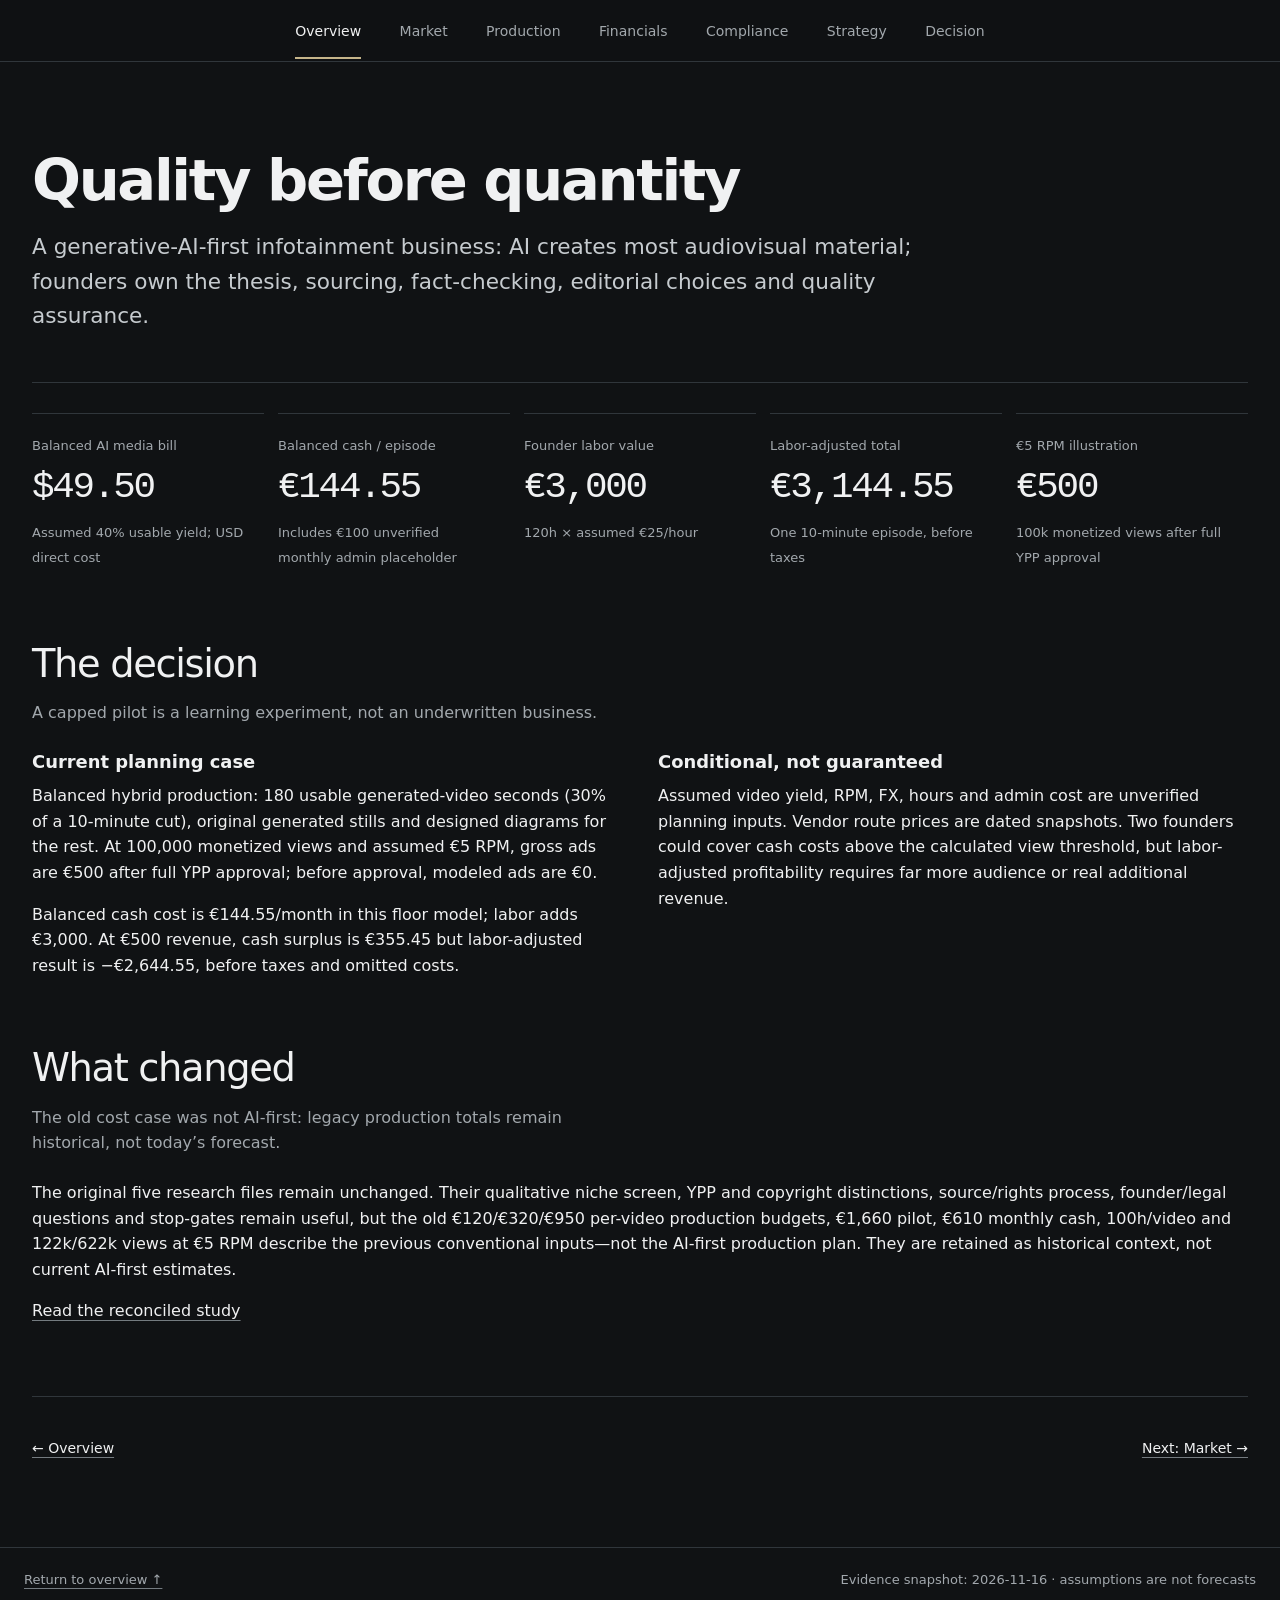
<file: index.html>
<!doctype html>
<html lang="en"><head><meta charset="utf-8"><meta name="viewport" content="width=device-width,initial-scale=1"><meta name="theme-color" content="#101214"><meta name="description" content="AI-first YouTube infotainment feasibility report"><title>AI Video Monetization Plan 2027</title><link rel="stylesheet" href="./business-report/styles.css"><link rel="stylesheet" href="./business-report/responsive.css"><script defer src="./business-report/data.js"></script><script defer src="./business-report/ai-first.js"></script></head><body><a class="skip" href="#main">Skip to report</a><header class="topbar"><button class="menu-toggle" aria-expanded="false" aria-controls="primary-nav">Sections</button><nav id="primary-nav" aria-label="Report sections"><div id="nav-links"></div></nav></header><main id="main" tabindex="-1"><div id="app" aria-live="polite"></div></main><footer class="site-footer"><a href="#overview">Return to overview ↑</a><span>Evidence snapshot: 2026-11-16 · assumptions are not forecasts</span></footer></body></html>
</file>
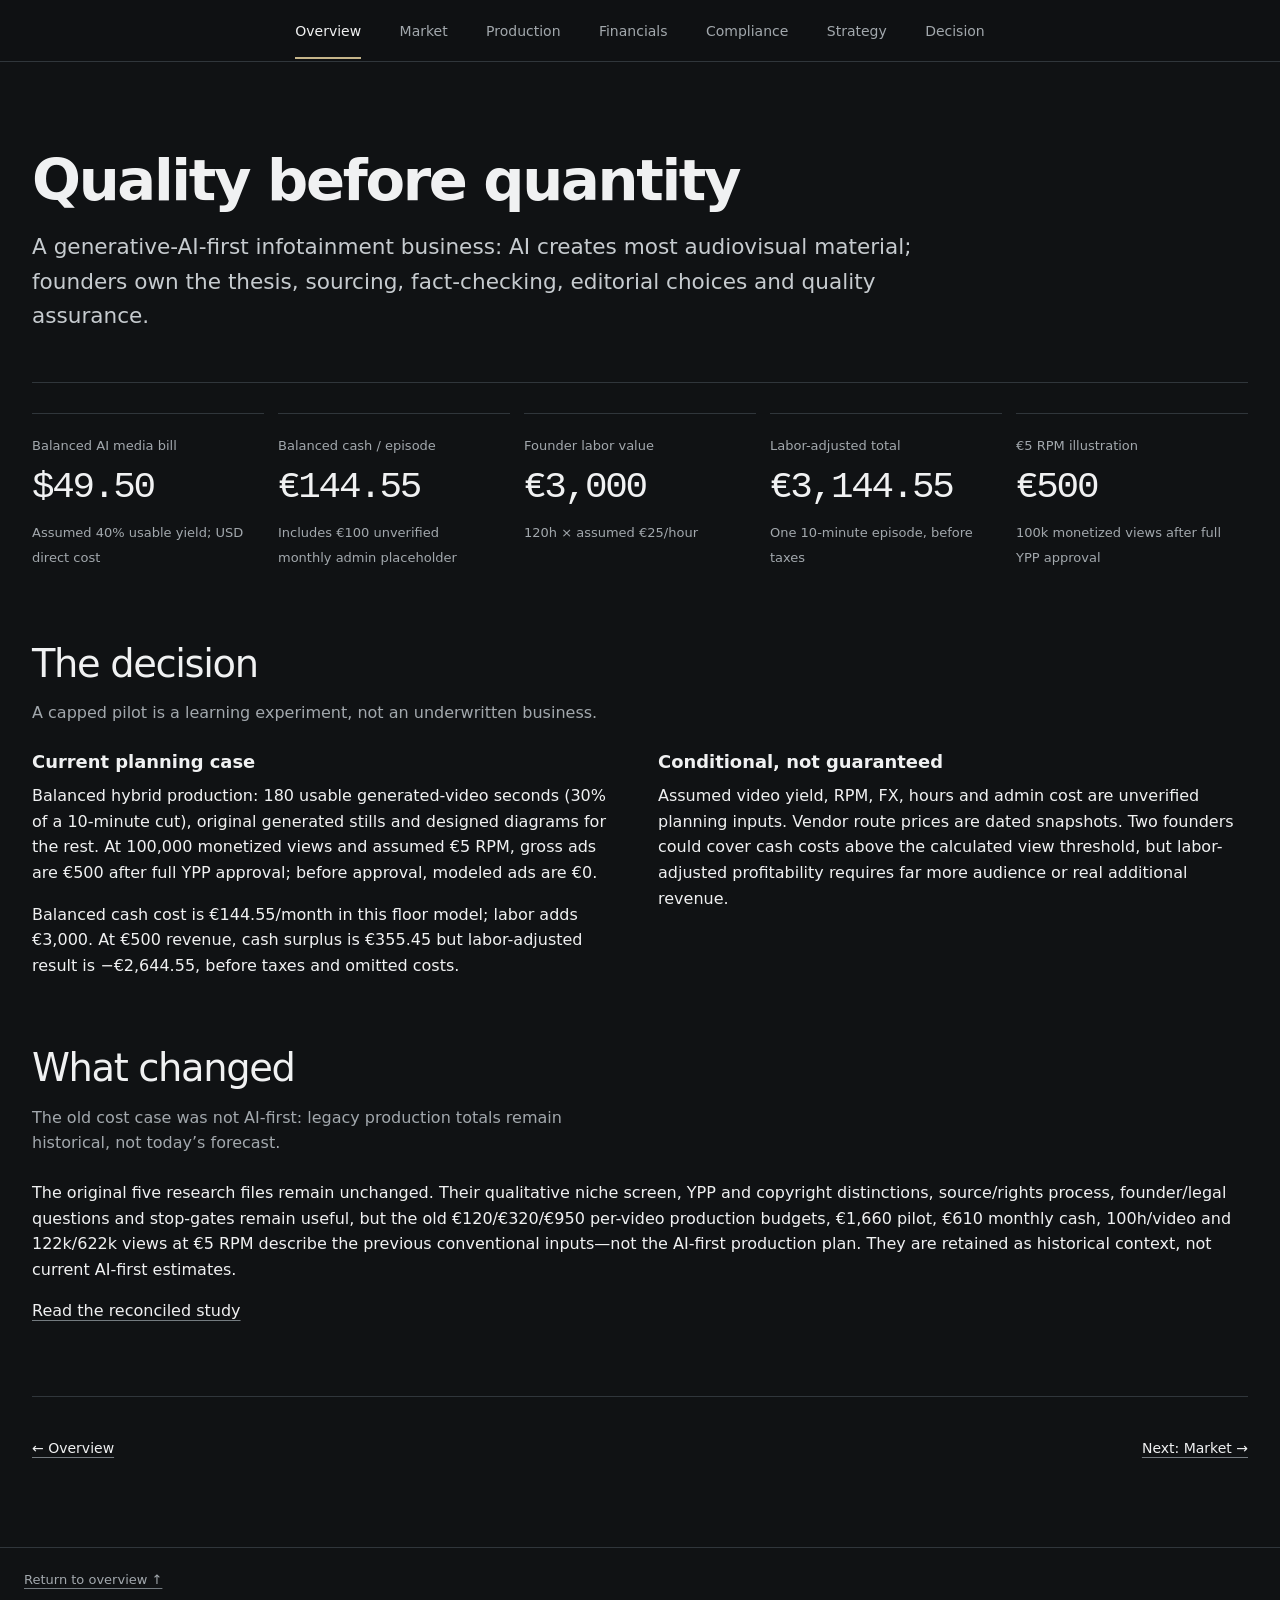
<file: business-report/index.html>
<!doctype html>
<html lang="en">
<head>
  <meta charset="utf-8"><meta name="viewport" content="width=device-width,initial-scale=1">
  <meta name="theme-color" content="#101214"><meta name="description" content="A research-led interactive report on a genuinely generative-AI-first YouTube infotainment business.">
  <title>AI Video Monetization Plan 2027</title><link rel="stylesheet" href="styles.css"><link rel="stylesheet" href="responsive.css">
  <script src="data.js" defer></script><script src="ai-first.js" defer></script>
</head>
<body>
  <a class="skip" href="#main">Skip to report</a>
  <header class="topbar"><button class="menu-toggle" aria-expanded="false" aria-controls="primary-nav">Sections</button>
    <nav id="primary-nav" aria-label="Report sections"><div id="nav-links"></div></nav>
  </header>
  <main id="main" tabindex="-1"><div id="app" aria-live="polite"></div><div hidden aria-hidden="true"><span id="overview"></span><span id="market"></span><span id="production"></span><span id="financials"></span><span id="compliance"></span><span id="strategy"></span><span id="decision"></span></div></main>
  <footer class="site-footer"><a href="#overview">Return to overview ↑</a></footer>
</body>
</html>
</file>
<file: business-report/styles.css>
:root{color-scheme:dark;--bg:#101214;--surface:#191c1f;--surface2:#22262a;--text:#f0f1f2;--muted:#a2a8ad;--line:#30363b;--accent:#c5b58a;--green:#8db5a0;--red:#d58d83;--blue:#91a9bc;--max:1320px;--sans:Inter,ui-sans-serif,system-ui,-apple-system,"Segoe UI",sans-serif;--mono:ui-monospace,"SFMono-Regular",Consolas,monospace}*{box-sizing:border-box}html{scroll-behavior:smooth}body{margin:0;background:var(--bg);color:var(--text);font:16px/1.6 var(--sans);font-feature-settings:"tnum" 1,"ss01" 1}a{color:inherit;text-decoration-color:#747b80;text-underline-offset:4px}a:hover{color:var(--accent)}button,input,select{font:inherit}button,a,input,select{accent-color:var(--accent)}button{color:inherit}.skip{position:absolute;left:-999px;top:8px}.skip:focus{left:8px;z-index:20;background:var(--surface);padding:10px}.topbar{height:auto;min-height:62px;border-bottom:1px solid var(--line);position:sticky;top:0;background:#101214f2;backdrop-filter:blur(12px);z-index:10;display:flex;justify-content:center;align-items:center}.topbar nav{width:100%;max-width:var(--max);padding:0 28px}.menu-toggle{display:none}#nav-links{display:flex;justify-content:center;gap:clamp(14px,3vw,40px)}.page-head{display:grid;grid-template-columns:minmax(0,1fr);gap:18px;align-items:start;padding:24px 0 32px;border-bottom:1px solid var(--line)}h1{font-size:clamp(2.25rem,4.5vw,4rem);line-height:1.08;letter-spacing:-.04em;font-weight:560;max-width:900px;margin:8px 0 18px}h2{font-size:clamp(1.65rem,3vw,2.45rem);line-height:1.16;letter-spacing:-.035em;font-weight:520;margin:0 0 14px}h3{font-size:1.12rem;line-height:1.3;margin:0 0 10px;font-weight:560}p{margin:0 0 16px}.lead{font-size:clamp(1.08rem,1.7vw,1.35rem);color:#c6cbcf;max-width:68ch}.muted,.note{color:var(--muted)}.eyeline{font-size:12px;color:var(--accent);margin:0 0 8px}.page-side{border-left:1px solid var(--line);padding:4px 0 4px 24px;color:var(--muted);font-size:14px}.section{padding:52px 0 4px}.section-head{display:flex;justify-content:space-between;gap:24px;align-items:end;margin:0 0 24px}.section-head p{max-width:58ch;color:var(--muted);margin:0}#nav-links a{text-decoration:none;color:var(--muted);padding:18px 0 15px;border-bottom:2px solid transparent;font-size:14px}#nav-links a[aria-current=page]{color:var(--text);border-color:var(--accent)}main{max-width:var(--max);margin:auto;padding:56px 32px 88px;min-height:78vh}.grid{display:grid;gap:14px}.kpis{grid-template-columns:repeat(5,minmax(0,1fr));margin-top:30px}.metric,.panel{border-top:1px solid var(--line);padding:18px 16px 20px 0}.metric strong{display:block;font:500 clamp(1.65rem,3vw,2.35rem)/1.2 var(--mono);letter-spacing:-.06em;margin:8px 0}.metric span,.small{font-size:13px;color:var(--muted)}.columns{grid-template-columns:repeat(2,minmax(0,1fr));gap:36px}.three{grid-template-columns:repeat(3,minmax(0,1fr));gap:16px}.panel{padding:20px;background:var(--surface);border:1px solid var(--line)}.panel p:last-child{margin-bottom:0}.rule{border:0;border-top:1px solid var(--line);margin:28px 0}.callout{border-left:2px solid var(--accent);padding:10px 0 10px 18px;color:#d5d8da}.tag{display:inline-block;padding:3px 8px;border:1px solid var(--line);font-size:12px;color:var(--muted);border-radius:2px}.number{font-family:var(--mono);font-variant-numeric:tabular-nums}.table-wrap{overflow-x:auto;border:1px solid var(--line)}table{border-collapse:collapse;width:100%;min-width:640px}th,td{text-align:left;padding:12px 14px;border-bottom:1px solid var(--line);vertical-align:top}th{color:var(--muted);font-size:13px;font-weight:500}td{font-size:14px}.bar-row{display:grid;grid-template-columns:180px 1fr 50px;gap:12px;align-items:center;margin:12px 0;font-size:14px}.bar{height:8px;background:var(--surface2);position:relative}.bar i{display:block;height:100%;background:var(--accent)}.controls{display:grid;grid-template-columns:repeat(2,minmax(0,1fr));gap:18px}.field label{display:flex;justify-content:space-between;gap:10px;margin-bottom:6px;font-size:14px}.field output{font:14px var(--mono);color:var(--accent)}input[type=number],input[type=range],select{width:100%}input[type=number],select{background:var(--surface);border:1px solid var(--line);color:var(--text);padding:10px}input:focus,select:focus,button:focus-visible,a:focus-visible{outline:2px solid var(--accent);outline-offset:3px}.button-row{display:flex;gap:10px;flex-wrap:wrap}.btn{background:transparent;border:1px solid var(--line);padding:9px 13px;cursor:pointer}.btn:hover,.btn.active{border-color:var(--accent);color:var(--accent)}.result-grid{grid-template-columns:repeat(3,1fr)}.result{padding:14px 0;border-top:1px solid var(--line)}.result strong{display:block;font:500 1.35rem var(--mono);margin-top:5px}.stage-list{display:grid;grid-template-columns:repeat(4,minmax(0,1fr));gap:8px}.stage{background:var(--surface);border:1px solid var(--line);padding:12px;text-align:left;cursor:pointer;min-height:62px}.stage[aria-pressed=true]{border-color:var(--accent);color:var(--accent)}.stage-detail{min-height:210px}.checklist{padding:0;list-style:none}.checklist li{padding:14px 0;border-bottom:1px solid var(--line);display:grid;grid-template-columns:24px 1fr;gap:12px}.checklist input{margin-top:5px}.status{font-size:12px;color:var(--accent)}.timeline{display:grid;grid-template-columns:repeat(4,1fr);gap:0;border-top:1px solid var(--line)}.quarter{padding:20px 16px 0 0;border-right:1px solid var(--line)}.quarter:last-child{border:0}.q h3{margin:10px 0}.site-footer{border-top:1px solid var(--line);padding:22px max(24px,calc((100% - var(--max))/2));display:flex;justify-content:space-between;color:var(--muted);font-size:13px}.source-list{display:flex;flex-wrap:wrap;gap:8px}.source-list a{font-size:13px}.chart{width:100%;height:auto;display:block}.details{border-top:1px solid var(--line);padding:14px 0}.details summary{cursor:pointer}.details p{margin:12px 0 0}.pager{display:flex;justify-content:space-between;padding-top:40px;margin-top:48px;border-top:1px solid var(--line)}.pager a{font-size:14px}.fine{font-size:13px;color:var(--muted)}@media(max-width:800px){main{padding:32px 22px 64px}.page-head{grid-template-columns:1fr;gap:18px}.page-side{border-left:0;border-top:1px solid var(--line);padding:14px 0 0}.kpis{grid-template-columns:repeat(2,1fr)}.columns{grid-template-columns:1fr;gap:18px}.three{grid-template-columns:1fr 1fr}.timeline{grid-template-columns:repeat(2,1fr)}.stage-list{grid-template-columns:repeat(3,1fr)}.bar-row{grid-template-columns:140px 1fr 42px}}@media(max-width:560px){.topbar{justify-content:space-between;align-items:flex-start;padding:10px 16px;min-height:56px}.menu-toggle{display:block;background:transparent;border:1px solid var(--line);padding:7px 12px;cursor:pointer}.topbar nav{width:auto;padding:0}.topbar nav:not(.open) #nav-links{display:none}.topbar nav.open #nav-links{position:absolute;top:56px;right:0;left:0;padding:8px 20px 18px;background:var(--bg);border-bottom:1px solid var(--line);display:grid;gap:0}.topbar nav.open #nav-links a{padding:10px 0}.kpis,.three,.controls,.result-grid{grid-template-columns:1fr 1fr}.bar-row{grid-template-columns:110px 1fr 36px;font-size:12px;gap:8px}.stage-list{grid-template-columns:repeat(2,1fr)}.timeline{grid-template-columns:1fr}.quarter{border-right:0;border-bottom:1px solid var(--line);padding-bottom:14px}.section{padding-top:38px}.site-footer{padding:18px 22px;gap:16px}}
</file>
<file: business-report/responsive.css>
.site-footer{gap:16px}.stage-list{display:grid;grid-template-columns:repeat(4,minmax(0,1fr));gap:8px}.stage{background:var(--surface);border:1px solid var(--line);padding:12px;text-align:left;cursor:pointer;min-height:60px}.stage[aria-pressed=true]{border-color:var(--accent);color:var(--accent)}.stage-detail{min-height:170px}.timeline{display:grid;grid-template-columns:repeat(4,1fr);border-top:1px solid var(--line)}.quarter{padding:18px 14px 0 0;border-right:1px solid var(--line)}.quarter:last-child{border:0}.result strong{font:500 1.2rem var(--mono)}.checklist{list-style:none;padding:0}.checklist li{display:grid;grid-template-columns:24px 1fr;gap:12px;padding:14px 0;border-bottom:1px solid var(--line)}.details{border-top:1px solid var(--line);padding:14px 0}.details summary{cursor:pointer}@media(max-width:800px){.page-head{grid-template-columns:1fr;gap:18px}.kpis{grid-template-columns:repeat(2,1fr)}.columns{grid-template-columns:1fr}.timeline{grid-template-columns:repeat(2,1fr)}.stage-list{grid-template-columns:repeat(3,1fr)}}@media(max-width:560px){.topbar{justify-content:space-between;align-items:flex-start;padding:10px 16px;min-height:56px}.menu-toggle{display:block;background:transparent;border:1px solid var(--line);padding:7px 12px}.topbar nav{width:auto;padding:0}.topbar nav:not(.open) #nav-links{display:none}.topbar nav.open #nav-links{position:absolute;top:56px;right:0;left:0;padding:8px 20px 18px;background:var(--bg);border-bottom:1px solid var(--line);display:grid;gap:0}.topbar nav.open #nav-links a{padding:10px 0}.timeline{grid-template-columns:1fr}.quarter{border-right:0;border-bottom:1px solid var(--line);padding-bottom:14px}.stage-list{grid-template-columns:repeat(2,1fr)}.controls{grid-template-columns:1fr}.bar-row{grid-template-columns:110px 1fr 42px}.site-footer{flex-wrap:wrap}main{padding:32px 22px 64px}}
@media(max-width:560px){.break-even-table{overflow:visible;border:0}.break-even-table table{min-width:0;display:block}.break-even-table thead{position:absolute;width:1px;height:1px;padding:0;margin:-1px;overflow:hidden;clip:rect(0,0,0,0);white-space:nowrap;border:0}.break-even-table tbody{display:grid;gap:10px}.break-even-table tr{display:grid;grid-template-columns:1fr 1fr;border:1px solid var(--line);padding:8px 12px}.break-even-table td{border:0;padding:5px 0}.break-even-table td:first-child{grid-column:1/-1;font-weight:600}.break-even-table td:nth-child(n+2){display:flex;flex-direction:column;gap:2px}.break-even-table td:nth-child(2)::before{content:"Cash views";font-size:12px;color:var(--muted)}.break-even-table td:nth-child(3)::before{content:"Labor-adjusted";font-size:12px;color:var(--muted)}.revenue-table td:nth-child(2)::before{content:"Gross ads";font-size:12px;color:var(--muted)}.revenue-table td:nth-child(3)::before{content:"Cash result";font-size:12px;color:var(--muted)}.revenue-table td:nth-child(4)::before{content:"Labor-adjusted";font-size:12px;color:var(--muted)}}
</file>
